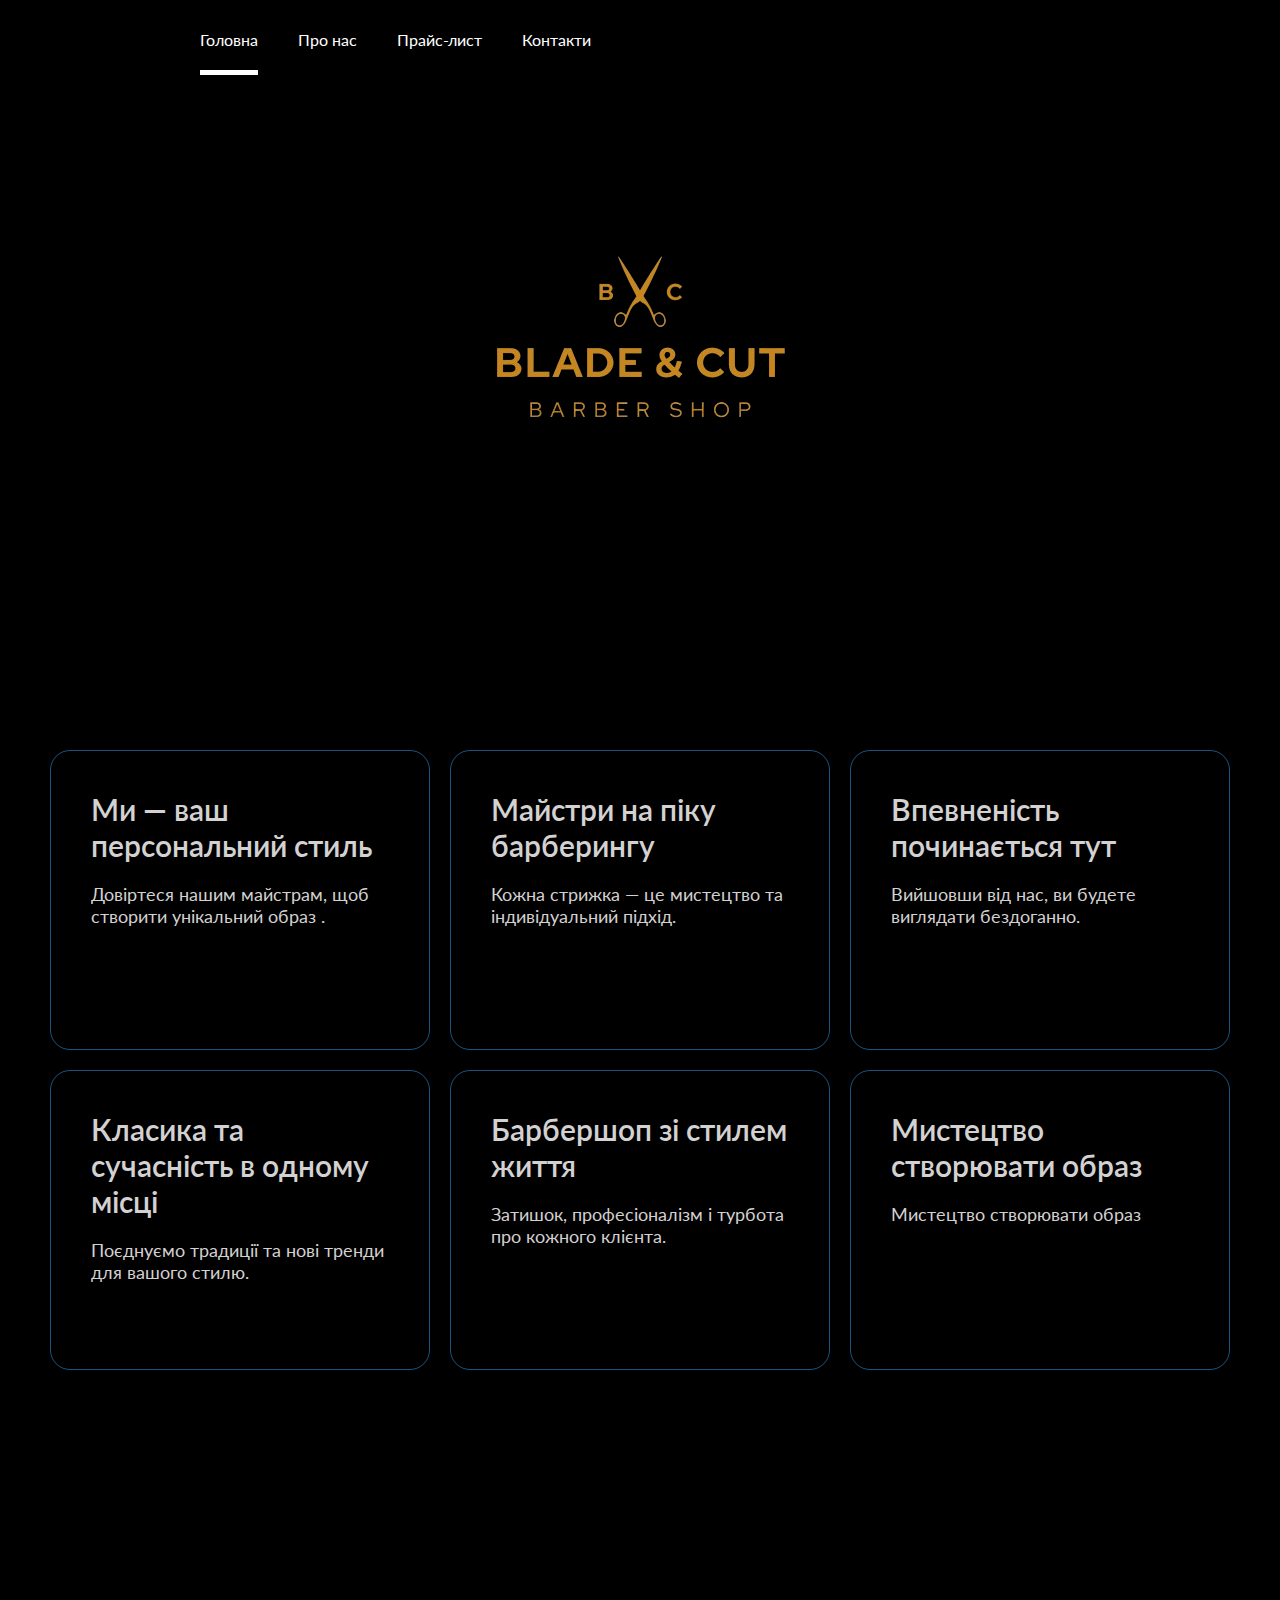
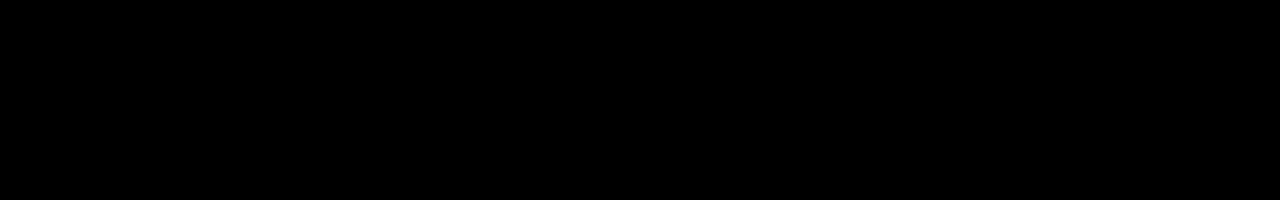
<file: Adres.html>
<head>
  <title>card hover</title>
  <meta name='viewport' content='width=device-width, initial-scale=1'>
  <link rel="preconnect" href="https://fonts.googleapis.com">
  <link rel="preconnect" href="https://fonts.gstatic.com" crossorigin>
  <link href="https://fonts.googleapis.com/css2?family=Lato:ital,wght@0,100;0,300;0,400;0,700;0,900;1,100;1,300;1,400;1,700;1,900&display=swap" rel="stylesheet">
  <link rel="stylesheet" href="adres.css">
  <link rel="stylesheet" href="adres.js">

</head>



<header class="main-header">
  <div class="clearfix">
      <nav class="main-navigation">
          <ul>
              <li class="active">
                  <a href="index.html">Головна</a>
              </li>
              <li>
                  <a href="Adres.html">Про нас</a>
              </li>
              <li>
                  <a href="#">Прайс-лист</a>
              </li>
              <li>
                  <a href="#">Контакти</a>
              </li>
          </ul>
      </nav>

  </div>
</header>


<div class="glav">
  <div class="logo">
      <img src="images/logo.png" width="250" height="250" alt="Blade Barbershop'">
  </div>


<script src="adres.js"></script>
<body>
  <section>
    <div class="container max-w-5xl mx-auto px-8">
      <div class="card-wraper">
        <div class="background" id="background"></div>
        <a href="javascript:void(0)" class="card relative group block p-2 h-full w-full">
          <div class="card-main">
            <div class="card-inner">
              <div>
                <h3>Ми — ваш персональний стиль</h3>
                <p>Довіртеся нашим майстрам, щоб створити унікальний образ

.</p>
              </div>
            </div>
          </div>
        </a>
        <a href="javascript:void(0)" class="card relative group block p-2 h-full w-full">
          <div class="card-main">
            <div class="card-inner">
              <div>
                <h3>Майстри на піку барберингу</h3>
                <p>Кожна стрижка — це мистецтво та індивідуальний підхід.</p>
              </div>
            </div>
          </div>
        </a>
        <a href="javascript:void(0)" class="card relative group block p-2 h-full w-full">
          <div class="card-main">
            <div class="card-inner">
              <div>
                <h3>Впевненість починається тут</h3>
                <p>Вийшовши від нас, ви будете виглядати бездоганно.
                  </p>
              </div>
            </div>
          </div>
        </a>
        <a href="javascript:void(0)" class="card relative group block p-2 h-full w-full">
          <div class="card-main">
            <div class="card-inner">
              <div>
                <h3>Класика та сучасність в одному місці</h3>
                <p>Поєднуємо традиції та нові тренди для вашого стилю.

</p>
              </div>
            </div>
          </div>
        </a>
        <a href="javascript:void(0)" class="card relative group block p-2 h-full w-full">
          <div class="card-main">
            <div class="card-inner">
              <div>
                <h3>Барбершоп зі стилем життя</h3>
                <p>Затишок, професіоналізм і турбота про кожного клієнта.</p>
              </div>
            </div>
          </div>
        </a>
        <a href="javascript:void(0)" class="card relative group block p-2 h-full w-full">
          <div class="card-main">
            <div class="card-inner">
              <div>
                <h3>Мистецтво створювати образ</h3>
                <p>Мистецтво створювати образ</p>
              </div>
            </div>
          </div>
        </a>
      </div>
    </div>
  </section>
</body>
</file>
<file: adres.css>
.main-header {
  margin-bottom: 60px;
  background: #000;
  padding: 5px 0;
}


.clearfix{
  width: 940px;
    margin: 0 auto;
    min-height: 20px;
    padding: 0 10px;
}

.main-navigation {
  float: left;
  width: 780px;
  min-height: 50px;
}


.main-navigation ul {
  margin: 0;
  padding: 0;
  list-style: none;
  font-size: 0;
}



.main-navigation li {
  display: inline-block;
  font-size: 16px;
  line-height: 20px;
  vertical-align: top;
}

.main-navigation a {
  display: block;
  padding: 25px 20px;
  text-decoration: none;
  color: #fff;
}

.main-navigation a:hover {
  background: #242424;
}

.main-navigation .active a:after {
  content: "";
  position: absolute;
  bottom: 0;
  left: 20px;
  right: 20px;
  height: 5px;
  background: white;
}

.main-navigation .active a {
  position: relative;
}

.main-navigation .active a:hover {
  background: none;
}

.logo {
  width: 500px;
  margin: 0 auto;
  margin-bottom: 20px;
  height:  500px;
}


* {
  margin: 0;
  padding: 0;
  box-sizing: border-box;
}
body {
  height: 100svh;
  overflow-x: hidden;
  background-color: #000;
  color: #e7e7e7;

  font-family: "Lato", sans-serif;
  font-weight: 400;
}
section {
  height: 100%;
}
.container {
  max-width: 1200px;
  margin: 0 auto;
  padding: 40px 0;
  display: flex;
  align-items: center;
  justify-content: center;
  height: 100%;
  min-height: 710px;
}
h3 {
  font-size: 30px;
  margin-bottom: 20px;
  font-weight: 600;
  color: #d3d1d1;
}
p {
  font-size: 18px;
  font-weight: 400;
  color: #d3d1d1;
  overflow: hidden;
  text-overflow: ellipsis;
  display: -webkit-box;
  -webkit-line-clamp: 3;
  -webkit-box-orient: vertical;
}
a.zoomed p {
  -webkit-line-clamp: unset;
}
a.zoomed .card-inner {
  overflow: auto;
}
a.opacity-0 {
  opacity: 0;
}
.overflow {
  overflow: hidden;
}
.overflow .background {
  opacity: 0 !important;
}

.background {
  background-color: #2c5c7f;
  border-radius: 20px;
  position: absolute;
  transition: all 0.4s ease-in-out;
  opacity: 0;
}
.card-wraper {
  display: grid;
  grid-template-columns: repeat(3, minmax(0, 1fr));
  justify-content: space-between;
}
a.card {
  text-decoration: none;
  height: 100%;
  width: 100%;
  display: inline-block;
  position: relative;
  padding: 10px;
}
.card-main {
  border: 1px solid #1a5582;
  padding: 40px;
  width: 100%;
  height: 100%;
  min-height: 300px;
  border-radius: 20px;
  overflow: hidden;
  background-color: #000;
}
.card:hover .card-main {
  position: relative;
  z-index: 20;
}
.card-inner {
  position: relative;
  z-index: 50;
  height: 100%;
}
.card-inner div {
  height: 100%;
}
img {
  height: 100%;
  width: 100%;
}

@media screen and (max-width: 1199px) {
  .container {
    max-width: 960px;
  }
}

@media screen and (max-width: 991px) {
  body {
    height: 100%;
  }
  .container {
    max-width: 720px;
    display: block;
  }
  .card-wraper {
    grid-template-columns: repeat(2, minmax(0, 1fr));
  }
}

@media screen and (max-width: 767px) {
  .container {
    max-width: 520px;
  }
  .card-wraper {
    grid-template-columns: repeat(2, minmax(0, 1fr));
  }
  .card-main {
    padding: 30px 20px;
  }
  a.card {
    padding: 6px;
  }
}

@media screen and (max-width: 575px) {
  .container {
    max-width: 100%;
  }
  .card-wraper {
    grid-template-columns: repeat(1, minmax(0, 1fr));
  }
  .card-main {
    padding: 40px;
  }
  a.card {
    padding: 10px;
  }
}
</file>
